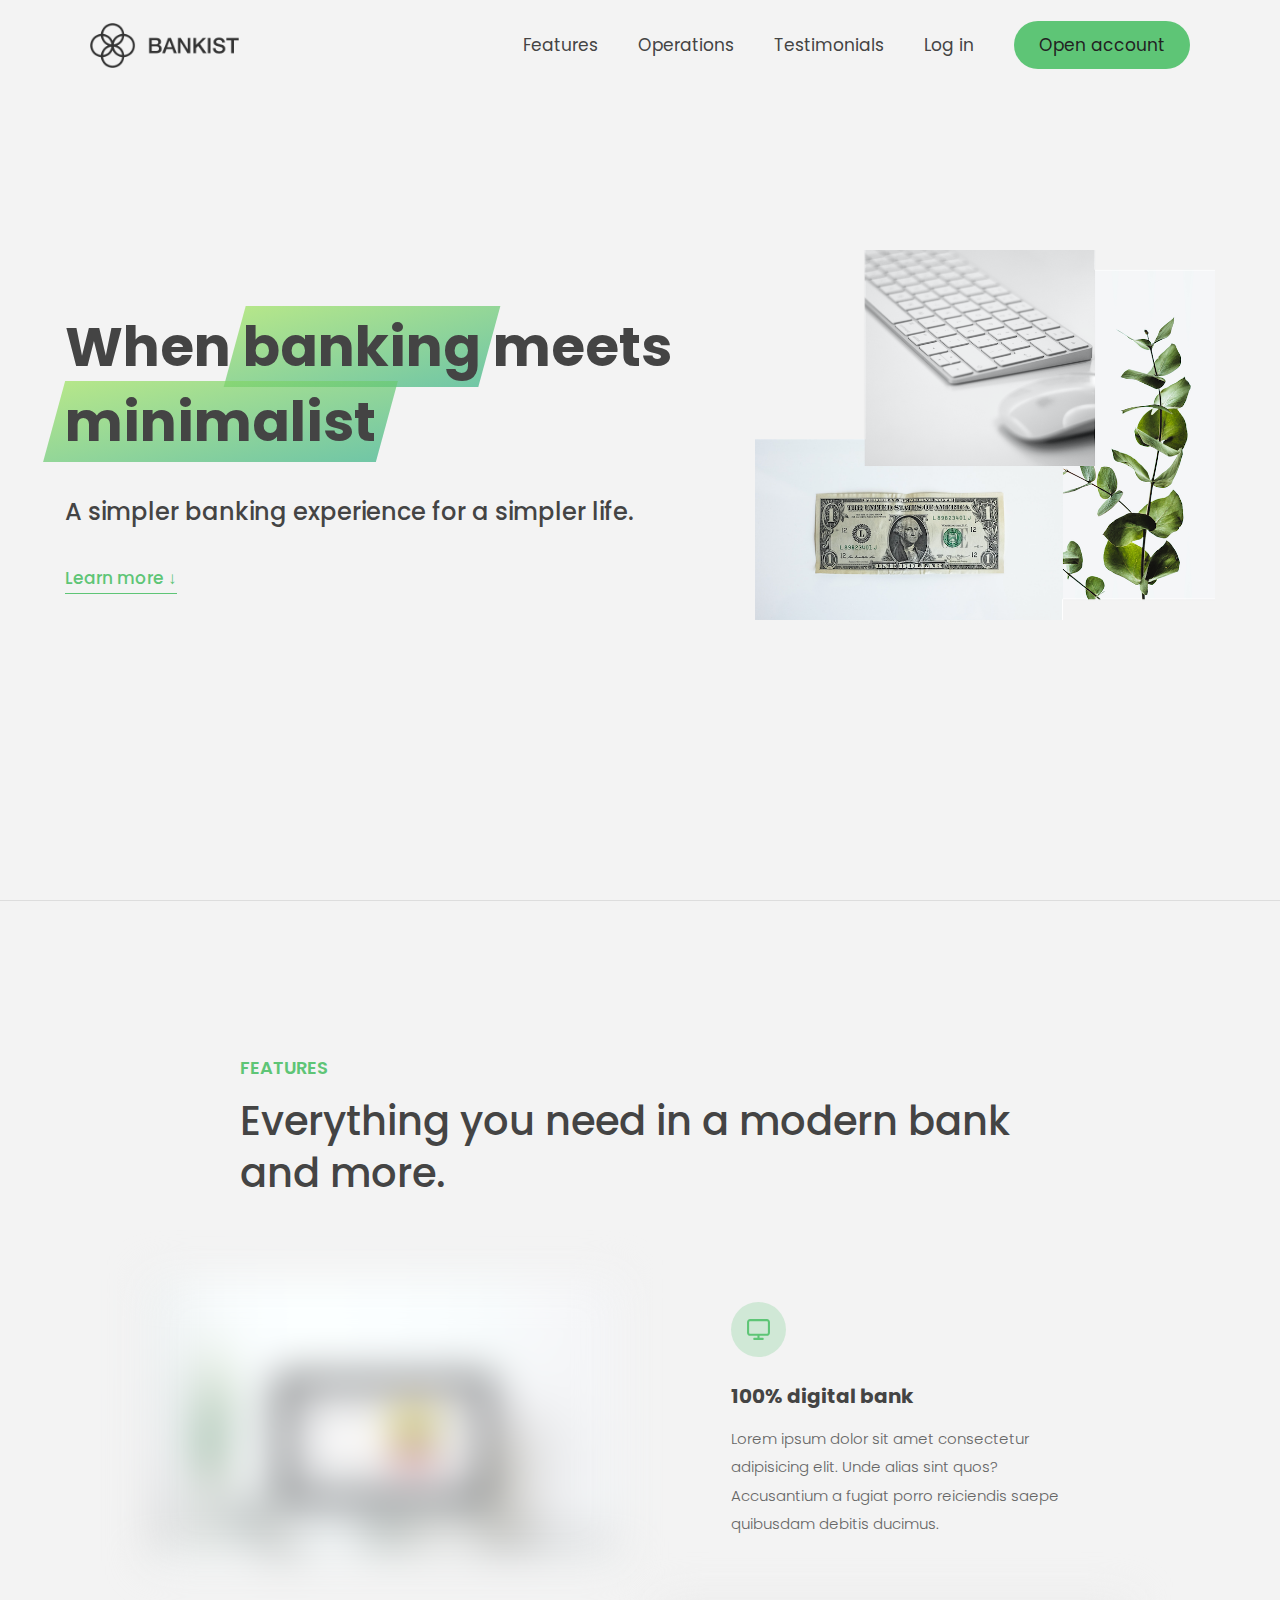
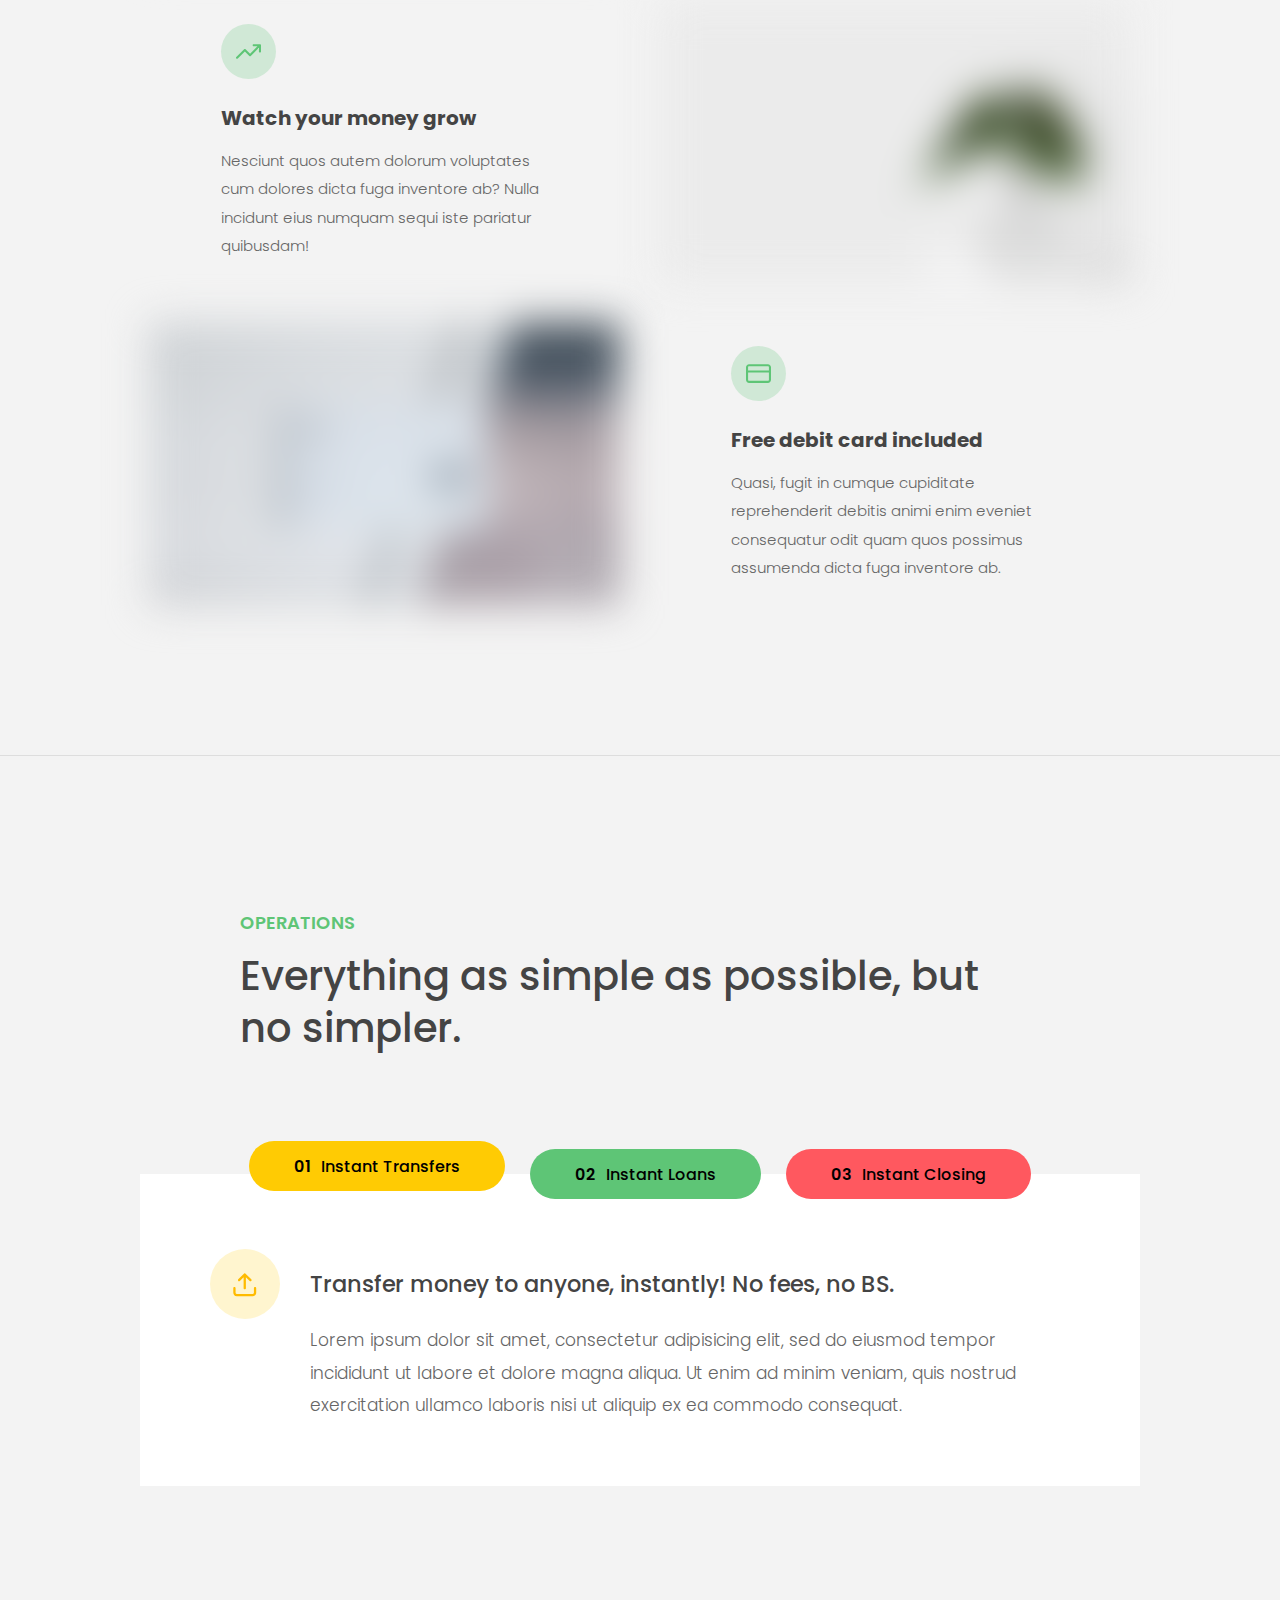
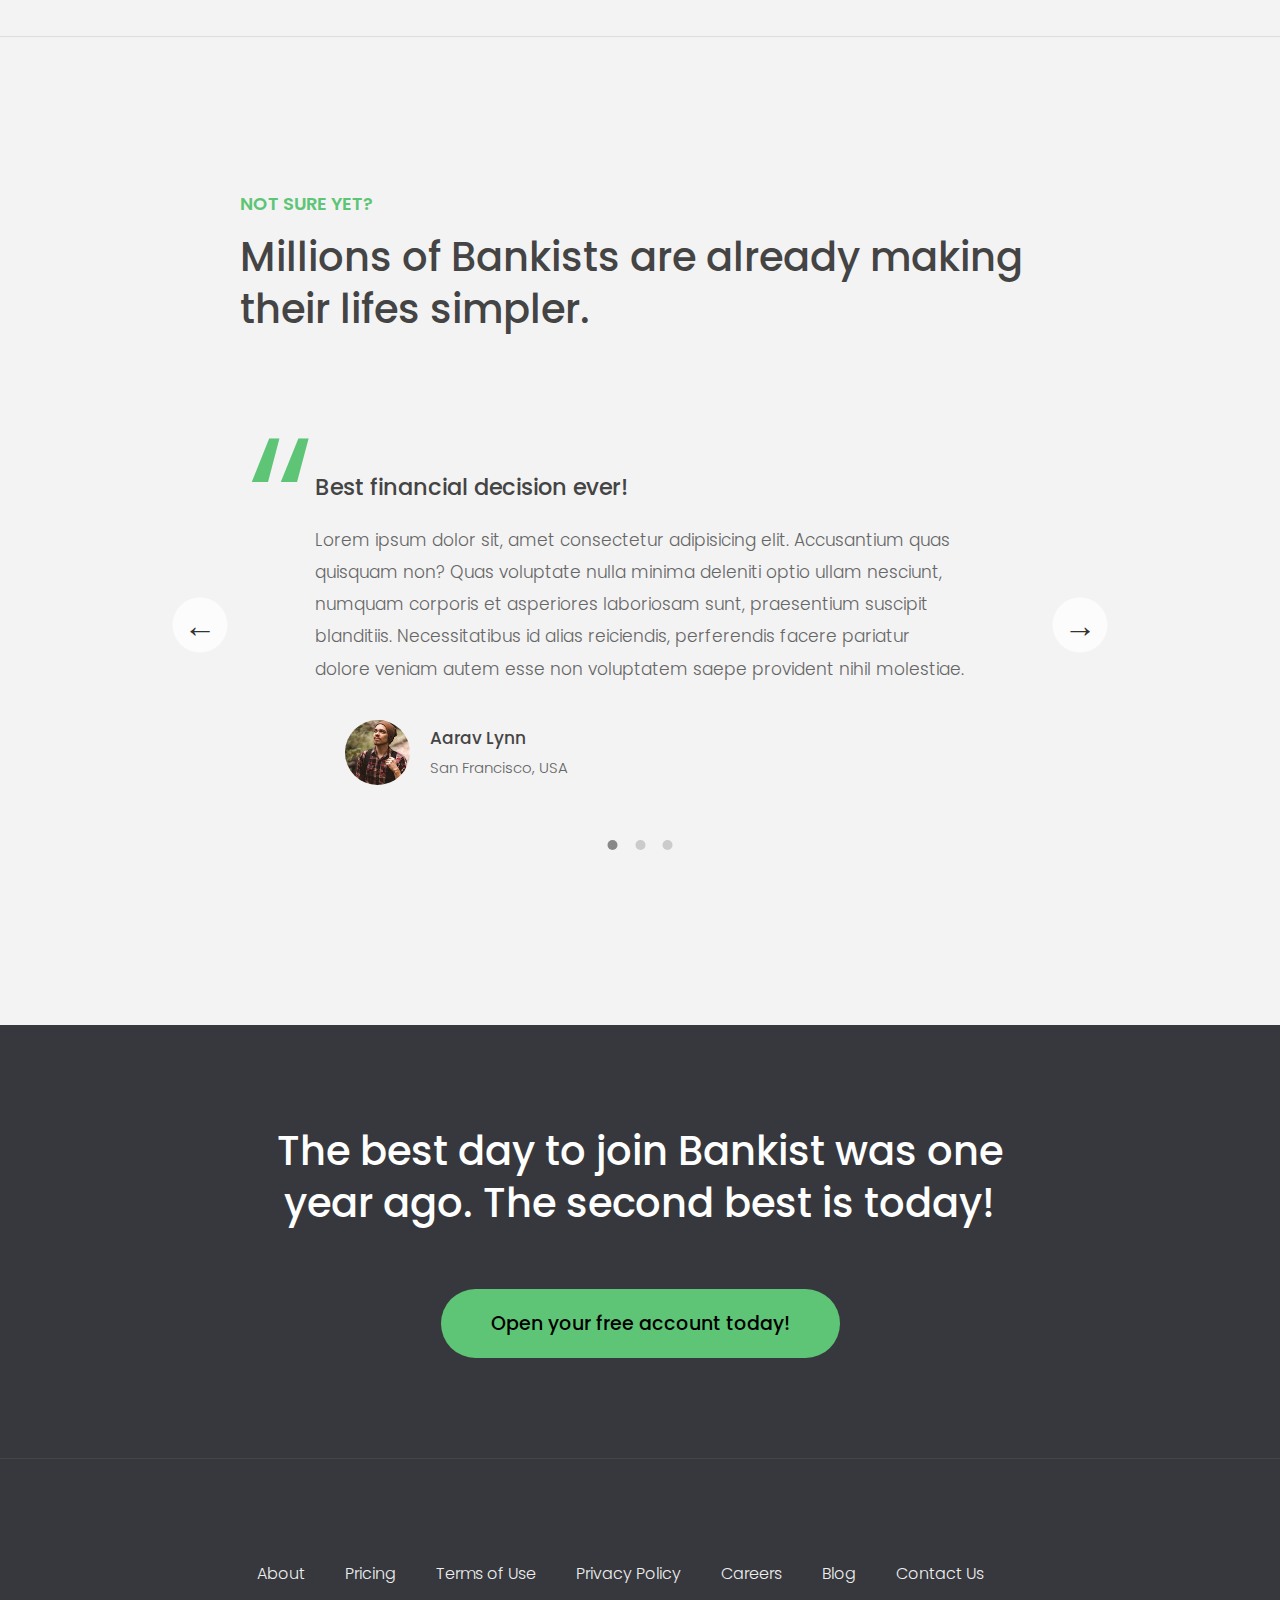
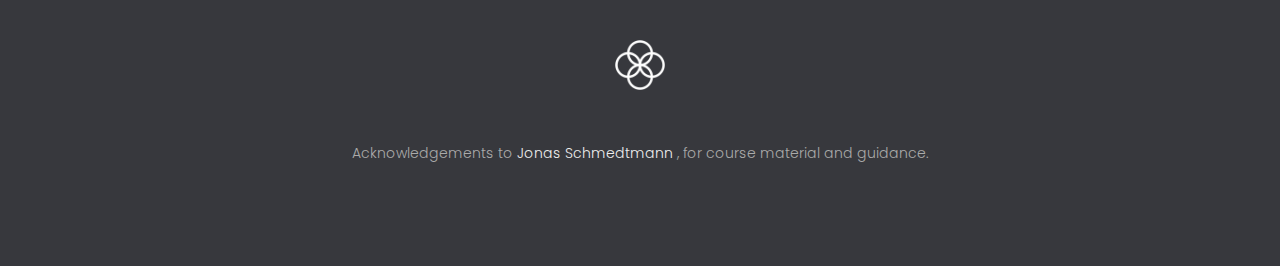
<file: index.html>
<!DOCTYPE html>
<html lang="en">
  <head>
    <meta charset="UTF-8" />
    <meta name="viewport" content="width=device-width, initial-scale=1.0" />
    <meta http-equiv="X-UA-Compatible" content="ie=edge" />
    <link rel="shortcut icon" type="image/png" href="img/icon.png" />

    <link
      href="https://fonts.googleapis.com/css?family=Poppins:300,400,500,600&display=swap"
      rel="stylesheet"
    />
    <link rel="stylesheet" href="style.css" />
    <title>Bankist | When Banking meets Minimalist</title>

    <script defer src="script.js"></script>
  </head>
  <body>
    <header class="header">
      <nav class="nav">
        <img
          src="img/logo.png"
          alt="Bankist logo"
          class="nav__logo"
          id="logo"
          data-version-number="3.0"
        />
        <ul class="nav__links">
          <li class="nav__item">
            <a class="nav__link" href="#section--1">Features</a>
          </li>
          <li class="nav__item">
            <a class="nav__link" href="#section--2">Operations</a>
          </li>
          <li class="nav__item">
            <a class="nav__link" href="#section--3">Testimonials</a>
          </li>
          <li class="nav__item">
            <a class="nav__link login__link" href="/user-login.html">Log in</a>
          </li>
          <li class="nav__item">
            <a class="nav__link nav__link--btn btn--show-modal" href="#"
              >Open account</a
            >
          </li>
        </ul>
      </nav>

      <div class="header__title">
        <h1>
          When
          <!-- Green highlight effect -->
          <span class="highlight">banking</span>
          meets<br />
          <span class="highlight">minimalist</span>
        </h1>
        <h4>A simpler banking experience for a simpler life.</h4>
        <button class="btn--text btn--scroll-to">Learn more &DownArrow;</button>
        <img
          src="img/hero.png"
          class="header__img"
          alt="Minimalist bank items"
        />
      </div>
    </header>

    <section class="section" id="section--1">
      <div class="section__title">
        <h2 class="section__description">Features</h2>
        <h3 class="section__header">
          Everything you need in a modern bank and more.
        </h3>
      </div>

      <div class="features">
        <img
          src="img/digital-lazy.jpg"
          data-src="img/digital.jpg"
          alt="Computer"
          class="features__img lazy-img"
        />
        <div class="features__feature">
          <div class="features__icon">
            <svg>
              <use xlink:href="img/icons.svg#icon-monitor"></use>
            </svg>
          </div>
          <h5 class="features__header">100% digital bank</h5>
          <p>
            Lorem ipsum dolor sit amet consectetur adipisicing elit. Unde alias
            sint quos? Accusantium a fugiat porro reiciendis saepe quibusdam
            debitis ducimus.
          </p>
        </div>

        <div class="features__feature">
          <div class="features__icon">
            <svg>
              <use xlink:href="img/icons.svg#icon-trending-up"></use>
            </svg>
          </div>
          <h5 class="features__header">Watch your money grow</h5>
          <p>
            Nesciunt quos autem dolorum voluptates cum dolores dicta fuga
            inventore ab? Nulla incidunt eius numquam sequi iste pariatur
            quibusdam!
          </p>
        </div>
        <img
          src="img/grow-lazy.jpg"
          data-src="img/grow.jpg"
          alt="Plant"
          class="features__img lazy-img"
        />

        <img
          src="img/card-lazy.jpg"
          data-src="img/card.jpg"
          alt="Credit card"
          class="features__img lazy-img"
        />
        <div class="features__feature">
          <div class="features__icon">
            <svg>
              <use xlink:href="img/icons.svg#icon-credit-card"></use>
            </svg>
          </div>
          <h5 class="features__header">Free debit card included</h5>
          <p>
            Quasi, fugit in cumque cupiditate reprehenderit debitis animi enim
            eveniet consequatur odit quam quos possimus assumenda dicta fuga
            inventore ab.
          </p>
        </div>
      </div>
    </section>

    <section class="section" id="section--2">
      <div class="section__title">
        <h2 class="section__description">Operations</h2>
        <h3 class="section__header">
          Everything as simple as possible, but no simpler.
        </h3>
      </div>

      <div class="operations">
        <div class="operations__tab-container">
          <button
            class="btn operations__tab operations__tab--1 operations__tab--active"
            data-tab="1"
          >
            <span>01</span>Instant Transfers
          </button>
          <button class="btn operations__tab operations__tab--2" data-tab="2">
            <span>02</span>Instant Loans
          </button>
          <button class="btn operations__tab operations__tab--3" data-tab="3">
            <span>03</span>Instant Closing
          </button>
        </div>
        <div
          class="operations__content operations__content--1 operations__content--active"
        >
          <div class="operations__icon operations__icon--1">
            <svg>
              <use xlink:href="img/icons.svg#icon-upload"></use>
            </svg>
          </div>
          <h5 class="operations__header">
            Transfer money to anyone, instantly! No fees, no BS.
          </h5>
          <p>
            Lorem ipsum dolor sit amet, consectetur adipisicing elit, sed do
            eiusmod tempor incididunt ut labore et dolore magna aliqua. Ut enim
            ad minim veniam, quis nostrud exercitation ullamco laboris nisi ut
            aliquip ex ea commodo consequat.
          </p>
        </div>

        <div class="operations__content operations__content--2">
          <div class="operations__icon operations__icon--2">
            <svg>
              <use xlink:href="img/icons.svg#icon-home"></use>
            </svg>
          </div>
          <h5 class="operations__header">
            Buy a home or make your dreams come true, with instant loans.
          </h5>
          <p>
            Duis aute irure dolor in reprehenderit in voluptate velit esse
            cillum dolore eu fugiat nulla pariatur. Excepteur sint occaecat
            cupidatat non proident, sunt in culpa qui officia deserunt mollit
            anim id est laborum.
          </p>
        </div>
        <div class="operations__content operations__content--3">
          <div class="operations__icon operations__icon--3">
            <svg>
              <use xlink:href="img/icons.svg#icon-user-x"></use>
            </svg>
          </div>
          <h5 class="operations__header">
            No longer need your account? No problem! Close it instantly.
          </h5>
          <p>
            Excepteur sint occaecat cupidatat non proident, sunt in culpa qui
            officia deserunt mollit anim id est laborum. Ut enim ad minim
            veniam, quis nostrud exercitation ullamco laboris nisi ut aliquip ex
            ea commodo consequat.
          </p>
        </div>
      </div>
    </section>

    <section class="section" id="section--3">
      <div class="section__title section__title--testimonials">
        <h2 class="section__description">Not sure yet?</h2>
        <h3 class="section__header">
          Millions of Bankists are already making their lifes simpler.
        </h3>
      </div>

      <div class="slider">
        <div class="slide slide--1">
          <div class="testimonial">
            <h5 class="testimonial__header">Best financial decision ever!</h5>
            <blockquote class="testimonial__text">
              Lorem ipsum dolor sit, amet consectetur adipisicing elit.
              Accusantium quas quisquam non? Quas voluptate nulla minima
              deleniti optio ullam nesciunt, numquam corporis et asperiores
              laboriosam sunt, praesentium suscipit blanditiis. Necessitatibus
              id alias reiciendis, perferendis facere pariatur dolore veniam
              autem esse non voluptatem saepe provident nihil molestiae.
            </blockquote>
            <address class="testimonial__author">
              <img src="img/user-1.jpg" alt="" class="testimonial__photo" />
              <h6 class="testimonial__name">Aarav Lynn</h6>
              <p class="testimonial__location">San Francisco, USA</p>
            </address>
          </div>
        </div>

        <div class="slide slide--2">
          <div class="testimonial">
            <h5 class="testimonial__header">
              The last step to becoming a complete minimalist
            </h5>
            <blockquote class="testimonial__text">
              Quisquam itaque deserunt ullam, quia ea repellendus provident,
              ducimus neque ipsam modi voluptatibus doloremque, corrupti
              laborum. Incidunt numquam perferendis veritatis neque repellendus.
              Lorem, ipsum dolor sit amet consectetur adipisicing elit. Illo
              deserunt exercitationem deleniti.
            </blockquote>
            <address class="testimonial__author">
              <img src="img/user-2.jpg" alt="" class="testimonial__photo" />
              <h6 class="testimonial__name">Miyah Miles</h6>
              <p class="testimonial__location">London, UK</p>
            </address>
          </div>
        </div>

        <div class="slide slide--3">
          <div class="testimonial">
            <h5 class="testimonial__header">
              Finally free from old-school banks
            </h5>
            <blockquote class="testimonial__text">
              Debitis, nihil sit minus suscipit magni aperiam vel tenetur
              incidunt commodi architecto numquam omnis nulla autem,
              necessitatibus blanditiis modi similique quidem. Odio aliquam
              culpa dicta beatae quod maiores ipsa minus consequatur error sunt,
              deleniti saepe aliquid quos inventore sequi. Necessitatibus id
              alias reiciendis, perferendis facere.
            </blockquote>
            <address class="testimonial__author">
              <img src="img/user-3.jpg" alt="" class="testimonial__photo" />
              <h6 class="testimonial__name">Francisco Gomes</h6>
              <p class="testimonial__location">Lisbon, Portugal</p>
            </address>
          </div>
        </div>

        <!-- <div class="slide"><img src="img/img-1.jpg" alt="Photo 1" /></div>
        <div class="slide"><img src="img/img-2.jpg" alt="Photo 2" /></div>
        <div class="slide"><img src="img/img-3.jpg" alt="Photo 3" /></div>
        <div class="slide"><img src="img/img-4.jpg" alt="Photo 4" /></div> -->
        <button class="slider__btn slider__btn--left">&larr;</button>
        <button class="slider__btn slider__btn--right">&rarr;</button>
        <div class="dots"></div>
      </div>
    </section>

    <section class="section section--sign-up">
      <div class="section__title">
        <h3 class="section__header">
          The best day to join Bankist was one year ago. The second best is
          today!
        </h3>
      </div>
      <button class="btn btn--show-modal">Open your free account today!</button>
    </section>

    <footer class="footer">
      <ul class="footer__nav">
        <li class="footer__item">
          <a class="footer__link" href="#">About</a>
        </li>
        <li class="footer__item">
          <a class="footer__link" href="#">Pricing</a>
        </li>
        <li class="footer__item">
          <a class="footer__link" href="#">Terms of Use</a>
        </li>
        <li class="footer__item">
          <a class="footer__link" href="#">Privacy Policy</a>
        </li>
        <li class="footer__item">
          <a class="footer__link" href="#">Careers</a>
        </li>
        <li class="footer__item">
          <a class="footer__link" href="#">Blog</a>
        </li>
        <li class="footer__item">
          <a class="footer__link" href="#">Contact Us</a>
        </li>
      </ul>
      <img src="img/icon.png" alt="Logo" class="footer__logo" />
      <p class="footer__copyright">
        Acknowledgements to
        <a
          class="footer__link twitter-link"
          target="_blank"
          href="https://twitter.com/jonasschmedtman"
          >Jonas Schmedtmann</a
        >
        , for course material and guidance.
      </p>
    </footer>

    <div class="modal hidden">
      <button class="btn--close-modal">&times;</button>
      <h2 class="modal__header">
        Open your bank account <br />
        in just <span class="highlight">5 minutes</span>
      </h2>
      <form class="modal__form">
        <label>First Name</label>
        <input type="text" />
        <label>Last Name</label>
        <input type="text" />
        <label>Email Address</label>
        <input type="email" />
        <button class="btn">Next step &rarr;</button>
      </form>
    </div>
    <div class="overlay hidden"></div>
  </body>
</html>
</file>
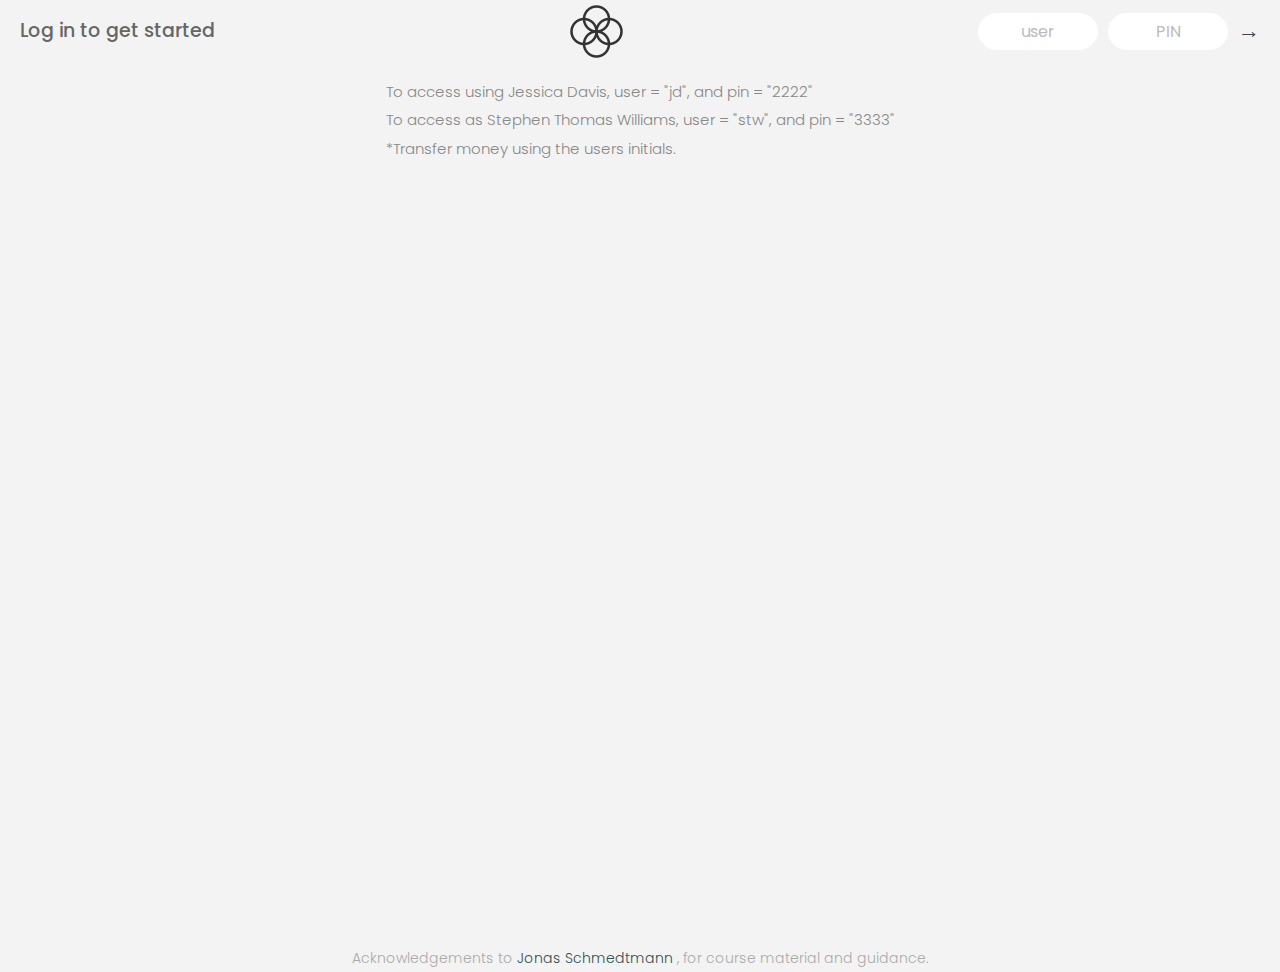
<file: user-login.html>
<!DOCTYPE html>
<html lang="en">
  <head>
    <meta charset="UTF-8" />
    <meta name="viewport" content="width=device-width, initial-scale=1.0" />
    <meta http-equiv="X-UA-Compatible" content="ie=edge" />
    <link rel="shortcut icon" type="image/png" href="/icon.png" />

    <link
      href="https://fonts.googleapis.com/css?family=Poppins:400,500,600&display=swap"
      rel="stylesheet"
    />

    <link rel="stylesheet" href="style.css" />
    <title>Bankist</title>
  </head>
  <body>
    <!-- TOP NAVIGATION -->
    <div class="login-nav">
      <p class="welcome">Log in to get started</p>
      <img src="logo.png" alt="Logo" class="logo" />
      <form class="login">
        <input
          type="text"
          placeholder="user"
          class="login__input login__input--user"
        />
        <!-- In practice, use type="password" -->
        <input
          type="password"
          placeholder="PIN"
          maxlength="4"
          class="login__input login__input--pin"
        />
        <button class="login__btn">&rarr;</button>
      </form>
    </div>
    <aside class="login-details">
      <div>
        <p>To access using Jessica Davis, user = "jd", and pin = "2222"</p>
        <p>
          To access as Stephen Thomas Williams, user = "stw", and pin = "3333"
        </p>
        <p>*Transfer money using the users initials.</p>
      </div>
    </aside>

    <main class="app">
      <!-- BALANCE -->
      <div class="balance">
        <div>
          <p class="balance__label">Current balance</p>
          <p class="balance__date">
            As of <span class="date">05/03/2037</span>
          </p>
        </div>
        <p class="balance__value">0000€</p>
      </div>

      <!-- MOVEMENTS -->
      <div class="movements">
        <div class="movements__row">
          <div class="movements__type movements__type--deposit">2 deposit</div>
          <div class="movements__date">3 days ago</div>
          <div class="movements__value">4 000€</div>
        </div>
        <div class="movements__row">
          <div class="movements__type movements__type--withdrawal">
            1 withdrawal
          </div>
          <div class="movements__date">24/01/2037</div>
          <div class="movements__value">-378€</div>
        </div>
      </div>

      <!-- SUMMARY -->
      <div class="summary">
        <p class="summary__label">In</p>
        <p class="summary__value summary__value--in">0000€</p>
        <p class="summary__label">Out</p>
        <p class="summary__value summary__value--out">0000€</p>
        <p class="summary__label">Interest</p>
        <p class="summary__value summary__value--interest">0000€</p>
        <button class="btn--sort">&downarrow; SORT</button>
      </div>

      <!-- OPERATION: TRANSFERS -->
      <div class="operation operation--transfer">
        <h2>Transfer money</h2>
        <form class="form form--transfer">
          <input type="text" class="form__input form__input--to" />
          <input type="number" class="form__input form__input--amount" />
          <button class="form__btn form__btn--transfer">&rarr;</button>
          <label class="form__label">Transfer to</label>
          <label class="form__label">Amount</label>
        </form>
      </div>

      <!-- OPERATION: LOAN -->
      <div class="operation operation--loan">
        <h2>Request loan</h2>
        <form class="form form--loan">
          <input type="number" class="form__input form__input--loan-amount" />
          <button class="form__btn form__btn--loan">&rarr;</button>
          <label class="form__label form__label--loan">Amount</label>
        </form>
      </div>

      <!-- OPERATION: CLOSE -->
      <div class="operation operation--close">
        <h2>Close account</h2>
        <form class="form form--close">
          <input type="text" class="form__input form__input--user" />
          <input
            type="password"
            maxlength="6"
            class="form__input form__input--pin"
          />
          <button class="form__btn form__btn--close">&rarr;</button>
          <label class="form__label">Confirm user</label>
          <label class="form__label">Confirm PIN</label>
        </form>
      </div>

      <!-- LOGOUT TIMER -->
      <p class="logout-timer">
        You will be logged out in <span class="timer">05:00</span>
      </p>
    </main>

    <footer>
      <p class="footer__copyright">
        Acknowledgements to
        <a
          class="footer__link twitter-link"
          target="_blank"
          style="color: darkslategrey"
          href="https://twitter.com/jonasschmedtman"
          >Jonas Schmedtmann</a
        >
        , for course material and guidance.
      </p>
    </footer>

    <script src="app.js"></script>
  </body>
</html>
</file>
<file: style.css>
:root {
  --color-primary: #5ec576;
  --color-secondary: #ffcb03;
  --color-tertiary: #ff585f;
  --color-primary-darker: #4bbb7d;
  --color-secondary-darker: #ffbb00;
  --color-tertiary-darker: #fd424b;
  --color-primary-opacity: #5ec5763a;
  --color-secondary-opacity: #ffcd0331;
  --color-tertiary-opacity: #ff58602d;
  --gradient-primary: linear-gradient(to top left, #39b385, #9be15d);
  --gradient-secondary: linear-gradient(to top left, #ffb003, #ffcb03);
}

* {
  margin: 0;
  padding: 0;
  box-sizing: inherit;
}

html {
  font-size: 62.5%;
  box-sizing: border-box;
}

body {
  font-family: 'Poppins', sans-serif;
  font-weight: 300;
  line-height: 1.9;
  color: #444;
  background-color: #f3f3f3;
  height: 100vh;
}

/* ==== Index ==== */

/* GENERAL ELEMENTS */
.section {
  padding: 15rem 3rem;
  border-top: 1px solid #ddd;

  transition: transform 1s, opacity 1s;
}

.section--hidden {
  opacity: 0;
  transform: translateY(8rem);
}

.section__title {
  max-width: 80rem;
  margin: 0 auto 8rem auto;
}

.section__description {
  font-size: 1.8rem;
  font-weight: 600;
  text-transform: uppercase;
  color: var(--color-primary);
  margin-bottom: 1rem;
}

.section__header {
  font-size: 4rem;
  line-height: 1.3;
  font-weight: 500;
}

.btn {
  display: inline-block;
  background-color: var(--color-primary);
  font-size: 1.6rem;
  font-family: inherit;
  font-weight: 500;
  border: none;
  padding: 1.25rem 4.5rem;
  border-radius: 10rem;
  cursor: pointer;
  transition: all 0.3s;
}

.btn:hover {
  background-color: var(--color-primary-darker);
}

.btn--text {
  display: inline-block;
  background: none;
  font-size: 1.7rem;
  font-family: inherit;
  font-weight: 500;
  color: var(--color-primary);
  border: none;
  border-bottom: 1px solid currentColor;
  padding-bottom: 2px;
  cursor: pointer;
  transition: all 0.3s;
}

p {
  color: #666;
}

/* This is BAD for accessibility! Don't do in the real world! */
button:focus {
  outline: none;
}

img {
  transition: filter 0.5s;
}

.lazy-img {
  filter: blur(20px);
}

/* NAVIGATION */
.nav {
  display: flex;
  justify-content: space-between;
  align-items: center;
  height: 9rem;
  width: 100%;
  padding: 0 6rem;
  z-index: 100;
}

/* nav and sticky class at the same time */
.nav.sticky {
  position: fixed;
  background-color: rgba(255, 255, 255, 0.95);
}

.nav__logo {
  height: 4.5rem;
  transition: all 0.3s;
}

.nav__links {
  display: flex;
  align-items: center;
  list-style: none;
}

.nav__item {
  margin-left: 4rem;
}

.nav__link:link,
.nav__link:visited {
  font-size: 1.7rem;
  font-weight: 400;
  color: inherit;
  text-decoration: none;
  display: block;
  transition: all 0.3s;
}

.nav__link--btn:link,
.nav__link--btn:visited {
  padding: 0.8rem 2.5rem;
  border-radius: 3rem;
  background-color: var(--color-primary);
  color: #222;
}

.nav__link--btn:hover,
.nav__link--btn:active {
  color: inherit;
  background-color: var(--color-primary-darker);
  color: #333;
}

/* HEADER */
.header {
  padding: 0 3rem;
  height: 100vh;
  display: flex;
  flex-direction: column;
  align-items: center;
}

.header__title {
  flex: 1;

  max-width: 115rem;
  display: grid;
  grid-template-columns: 3fr 2fr;
  row-gap: 3rem;
  align-content: center;
  justify-content: center;

  align-items: start;
  justify-items: start;
}

h1 {
  font-size: 5.5rem;
  line-height: 1.35;
}

h4 {
  font-size: 2.4rem;
  font-weight: 500;
}

.header__img {
  width: 100%;
  grid-column: 2 / 3;
  grid-row: 1 / span 4;
  transform: translateY(-6rem);
}

.highlight {
  position: relative;
}

.highlight::after {
  display: block;
  content: '';
  position: absolute;
  bottom: 0;
  left: 0;
  height: 100%;
  width: 100%;
  z-index: -1;
  opacity: 0.7;
  transform: scale(1.07, 1.05) skewX(-15deg);
  background-image: var(--gradient-primary);
}

/* FEATURES */
.features {
  display: grid;
  grid-template-columns: 1fr 1fr;
  gap: 4rem;
  margin: 0 12rem;
}

.features__img {
  width: 100%;
}

.features__feature {
  align-self: center;
  justify-self: center;
  width: 70%;
  font-size: 1.5rem;
}

.features__icon {
  display: flex;
  align-items: center;
  justify-content: center;
  background-color: var(--color-primary-opacity);
  height: 5.5rem;
  width: 5.5rem;
  border-radius: 50%;
  margin-bottom: 2rem;
}

.features__icon svg {
  height: 2.5rem;
  width: 2.5rem;
  fill: var(--color-primary);
}

.features__header {
  font-size: 2rem;
  margin-bottom: 1rem;
}

/* OPERATIONS */
.operations {
  max-width: 100rem;
  margin: 12rem auto 0 auto;

  background-color: #fff;
}

.operations__tab-container {
  display: flex;
  justify-content: center;
}

.operations__tab {
  margin-right: 2.5rem;
  transform: translateY(-50%);
}

.operations__tab span {
  margin-right: 1rem;
  font-weight: 600;
  display: inline-block;
}

.operations__tab--1 {
  background-color: var(--color-secondary);
}

.operations__tab--1:hover {
  background-color: var(--color-secondary-darker);
}

.operations__tab--3 {
  background-color: var(--color-tertiary);
  margin: 0;
}

.operations__tab--3:hover {
  background-color: var(--color-tertiary-darker);
}

.operations__tab--active {
  transform: translateY(-66%);
}

.operations__content {
  display: none; /*makes content invisible until activated, then it's display: grid (below)*/

  /* JUST PRESENTATIONAL */
  font-size: 1.7rem;
  padding: 2.5rem 7rem 6.5rem 7rem;
}

.operations__content--active {
  display: grid;
  grid-template-columns: 7rem 1fr;
  column-gap: 3rem;
  row-gap: 0.5rem;
}

.operations__header {
  font-size: 2.25rem;
  font-weight: 500;
  align-self: center;
}

.operations__icon {
  display: flex;
  align-items: center;
  justify-content: center;
  height: 7rem;
  width: 7rem;
  border-radius: 50%;
}

.operations__icon svg {
  height: 2.75rem;
  width: 2.75rem;
}

.operations__content p {
  grid-column: 2;
}

.operations__icon--1 {
  background-color: var(--color-secondary-opacity);
}
.operations__icon--2 {
  background-color: var(--color-primary-opacity);
}
.operations__icon--3 {
  background-color: var(--color-tertiary-opacity);
}
.operations__icon--1 svg {
  fill: var(--color-secondary-darker);
}
.operations__icon--2 svg {
  fill: var(--color-primary);
}
.operations__icon--3 svg {
  fill: var(--color-tertiary);
}

/* SLIDER */
.slider {
  max-width: 100rem;
  height: 50rem;
  margin: 0 auto;
  position: relative;

  /* IN THE END */
  overflow: hidden;
}

.slide {
  position: absolute;
  top: 0;
  width: 100%;
  height: 50rem;

  display: flex;
  align-items: center;
  justify-content: center;

  /* THIS creates the animation! */
  transition: transform 1s;
}

.slide > img {
  /* Only for images that have different size than slide */
  width: 100%;
  height: 100%;
  object-fit: cover;
}

.slider__btn {
  position: absolute;
  top: 50%;
  z-index: 10;

  border: none;
  background: rgba(255, 255, 255, 0.7);
  font-family: inherit;
  color: #333;
  border-radius: 50%;
  height: 5.5rem;
  width: 5.5rem;
  font-size: 3.25rem;
  cursor: pointer;
}

.slider__btn--left {
  left: 6%;
  transform: translate(-50%, -50%);
}

.slider__btn--right {
  right: 6%;
  transform: translate(50%, -50%);
}

.dots {
  position: absolute;
  bottom: 5%;
  left: 50%;
  transform: translateX(-50%);
  display: flex;
}

.dots__dot {
  border: none;
  background-color: #b9b9b9;
  opacity: 0.7;
  height: 1rem;
  width: 1rem;
  border-radius: 50%;
  margin-right: 1.75rem;
  cursor: pointer;
  transition: all 0.5s;

  /* Only necessary when overlying images */
  /* box-shadow: 0 0.6rem 1.5rem rgba(0, 0, 0, 0.7); */
}

.dots__dot:last-child {
  margin: 0;
}

.dots__dot--active {
  /* background-color: #fff; */
  background-color: #888;
  opacity: 1;
}

/* TESTIMONIALS */
.testimonial {
  width: 65%;
  position: relative;
}

.testimonial::before {
  content: '\201C';
  position: absolute;
  top: -5.7rem;
  left: -6.8rem;
  line-height: 1;
  font-size: 20rem;
  font-family: inherit;
  color: var(--color-primary);
  z-index: -1;
}

.testimonial__header {
  font-size: 2.25rem;
  font-weight: 500;
  margin-bottom: 1.5rem;
}

.testimonial__text {
  font-size: 1.7rem;
  margin-bottom: 3.5rem;
  color: #666;
}

.testimonial__author {
  margin-left: 3rem;
  font-style: normal;

  display: grid;
  grid-template-columns: 6.5rem 1fr;
  column-gap: 2rem;
}

.testimonial__photo {
  grid-row: 1 / span 2;
  width: 6.5rem;
  border-radius: 50%;
}

.testimonial__name {
  font-size: 1.7rem;
  font-weight: 500;
  align-self: end;
  margin: 0;
}

.testimonial__location {
  font-size: 1.5rem;
}

.section__title--testimonials {
  margin-bottom: 4rem;
}

/* SIGNUP */
.section--sign-up {
  background-color: #37383d;
  border-top: none;
  border-bottom: 1px solid #444;
  text-align: center;
  padding: 10rem 3rem;
}

.section--sign-up .section__header {
  color: #fff;
  text-align: center;
}

.section--sign-up .section__title {
  margin-bottom: 6rem;
}

.section--sign-up .btn {
  font-size: 1.9rem;
  padding: 2rem 5rem;
}

/* FOOTER */
.footer {
  padding: 10rem 3rem;
  background-color: #37383d;
}

.footer__nav {
  list-style: none;
  display: flex;
  justify-content: center;
  margin-bottom: 5rem;
}

.footer__item {
  margin-right: 4rem;
}

.footer__link {
  font-size: 1.6rem;
  color: #eee;
  text-decoration: none;
}

.footer__logo {
  height: 5rem;
  display: block;
  margin: 0 auto;
  margin-bottom: 5rem;
}

.footer__copyright {
  font-size: 1.4rem;
  color: #aaa;
  text-align: center;
}

.footer__copyright .footer__link {
  font-size: 1.4rem;
}

/* MODAL WINDOW */
.modal {
  position: fixed;
  top: 50%;
  left: 50%;
  transform: translate(-50%, -50%);
  max-width: 60rem;
  background-color: #f3f3f3;
  padding: 5rem 6rem;
  box-shadow: 0 4rem 6rem rgba(0, 0, 0, 0.3);
  z-index: 1000;
  transition: all 0.5s;
}

.overlay {
  position: fixed;
  top: 0;
  left: 0;
  width: 100%;
  height: 100%;
  background-color: rgba(0, 0, 0, 0.5);
  backdrop-filter: blur(4px);
  z-index: 100;
  transition: all 0.5s;
}

.modal__header {
  font-size: 3.25rem;
  margin-bottom: 4.5rem;
  line-height: 1.5;
}

.modal__form {
  margin: 0 3rem;
  display: grid;
  grid-template-columns: 1fr 2fr;
  align-items: center;
  gap: 2.5rem;
}

.modal__form label {
  font-size: 1.7rem;
  font-weight: 500;
}

.modal__form input {
  font-size: 1.7rem;
  padding: 1rem 1.5rem;
  border: 1px solid #ddd;
  border-radius: 0.5rem;
}

.modal__form button {
  grid-column: 1 / span 2;
  justify-self: center;
  margin-top: 1rem;
}

.btn--close-modal {
  font-family: inherit;
  color: inherit;
  position: absolute;
  top: 0.5rem;
  right: 2rem;
  font-size: 4rem;
  cursor: pointer;
  border: none;
  background: none;
}

.hidden {
  visibility: hidden;
  opacity: 0;
}

/* COOKIE MESSAGE */
.cookie-message {
  display: flex;
  align-items: center;
  justify-content: space-evenly;
  width: 100%;
  background-color: white;
  color: #bbb;
  font-size: 1.5rem;
  font-weight: 400;
}

/* ================ */
/* USER LOGIN/APP   */
/* ================ */
.login-nav {
  display: flex;
  justify-content: space-between;
  align-items: center;
  padding: 0.5rem 2rem;
}

.welcome {
  font-size: 1.9rem;
  font-weight: 500;
}

.logo {
  height: 5.25rem;
}

.login {
  display: flex;
}

.login__input {
  border: none;
  padding: 0.5rem 2rem;
  font-size: 1.6rem;
  font-family: inherit;
  text-align: center;
  width: 12rem;
  border-radius: 10rem;
  margin-right: 1rem;
  color: inherit;
  border: 1px solid #fff;
  transition: all 0.3s;
}

.login__input:focus {
  outline: none;
  border: 1px solid #ccc;
}

.login__input::placeholder {
  color: #bbb;
}

.login__btn {
  border: none;
  background: none;
  font-size: 2.2rem;
  color: inherit;
  cursor: pointer;
  transition: all 0.3s;
}

.login__btn:hover,
.login__btn:focus,
.btn--sort:hover,
.btn--sort:focus {
  outline: none;
  color: #777;
}

.login-details {
  display: flex;
  flex-direction: column;
  width: 100%;
  align-items: center;
  padding: 15px 20px;
}

.login-details p {
  color: #888;
  font-size: 1.5rem;
}

/* Logged in -- MAIN */
.app {
  position: relative;
  max-width: 100rem;
  margin: 4rem auto;
  display: grid;
  grid-template-columns: 4fr 3fr;
  grid-template-rows: auto repeat(3, 15rem) auto;
  gap: 2rem;

  /* NOTE This creates the fade in/out anumation */
  opacity: 0;
  transition: all 1s;
}

.balance {
  grid-column: 1 / span 2;
  display: flex;
  align-items: flex-end;
  justify-content: space-between;
  margin-bottom: 2rem;
}

.balance__label {
  font-size: 2.2rem;
  font-weight: 500;
  margin-bottom: -0.2rem;
}

.balance__date {
  font-size: 1.4rem;
  color: #888;
}

.balance__value {
  font-size: 4.5rem;
  font-weight: 400;
}

/* MOVEMENTS */
.movements {
  grid-row: 2 / span 3;
  background-color: #fff;
  border-radius: 1rem;
  overflow: scroll;
}

.movements__row {
  padding: 2.25rem 4rem;
  display: flex;
  align-items: center;
  border-bottom: 1px solid #eee;
}

.movements__type {
  font-size: 1.1rem;
  text-transform: uppercase;
  font-weight: 500;
  color: #fff;
  padding: 0.1rem 1rem;
  border-radius: 10rem;
  margin-right: 2rem;
}

.movements__date {
  font-size: 1.1rem;
  text-transform: uppercase;
  font-weight: 500;
  color: #666;
}

.movements__type--deposit {
  background-image: linear-gradient(to top left, #39b385, #9be15d);
}

.movements__type--withdrawal {
  background-image: linear-gradient(to top left, #e52a5a, #ff585f);
}

.movements__value {
  font-size: 1.7rem;
  margin-left: auto;
}

/* SUMMARY */
.summary {
  grid-row: 5 / 6;
  display: flex;
  align-items: baseline;
  padding: 0 0.3rem;
  margin-top: 1rem;
}

.summary__label {
  font-size: 1.2rem;
  font-weight: 500;
  text-transform: uppercase;
  margin-right: 0.8rem;
}

.summary__value {
  font-size: 2.2rem;
  margin-right: 2.5rem;
}

.summary__value--in,
.summary__value--interest {
  color: #66c873;
}

.summary__value--out {
  color: #f5465d;
}

.btn--sort {
  margin-left: auto;
  border: none;
  background: none;
  font-size: 1.3rem;
  font-weight: 500;
  cursor: pointer;
}

/* OPERATIONS */
.operation {
  border-radius: 1rem;
  padding: 3rem 4rem;
  color: #333;
}

.operation--transfer {
  background-image: linear-gradient(to top left, #ffb003, #ffcb03);
}

.operation--loan {
  background-image: linear-gradient(to top left, #39b385, #9be15d);
}

.operation--close {
  background-image: linear-gradient(to top left, #e52a5a, #ff585f);
}

h2 {
  margin-bottom: 1.5rem;
  font-size: 1.7rem;
  font-weight: 600;
  color: #333;
}

.form {
  display: grid;
  grid-template-columns: 2.5fr 2.5fr 1fr;
  grid-template-rows: auto auto;
  gap: 0.4rem 1rem;
}

/* Exceptions for interst */
.form.form--loan {
  grid-template-columns: 2.5fr 1fr 2.5fr;
}
.form__label--loan {
  grid-row: 2;
}
/* End exceptions */

.form__input {
  width: 100%;
  border: none;
  background-color: rgba(255, 255, 255, 0.4);
  font-family: inherit;
  font-size: 1.5rem;
  text-align: center;
  color: #333;
  padding: 0.3rem 1rem;
  border-radius: 0.7rem;
  transition: all 0.3s;
}

.form__input:focus {
  outline: none;
  background-color: rgba(255, 255, 255, 0.6);
}

.form__label {
  font-size: 1.3rem;
  text-align: center;
}

.form__btn {
  border: none;
  border-radius: 0.7rem;
  font-size: 1.8rem;
  background-color: #fff;
  cursor: pointer;
  transition: all 0.3s;
}

.form__btn:focus {
  outline: none;
  background-color: rgba(255, 255, 255, 0.8);
}

.logout-timer {
  padding: 0 0.3rem;
  margin-top: 1.9rem;
  text-align: right;
  font-size: 1.25rem;
}

.timer {
  font-weight: 600;
}
</file>
